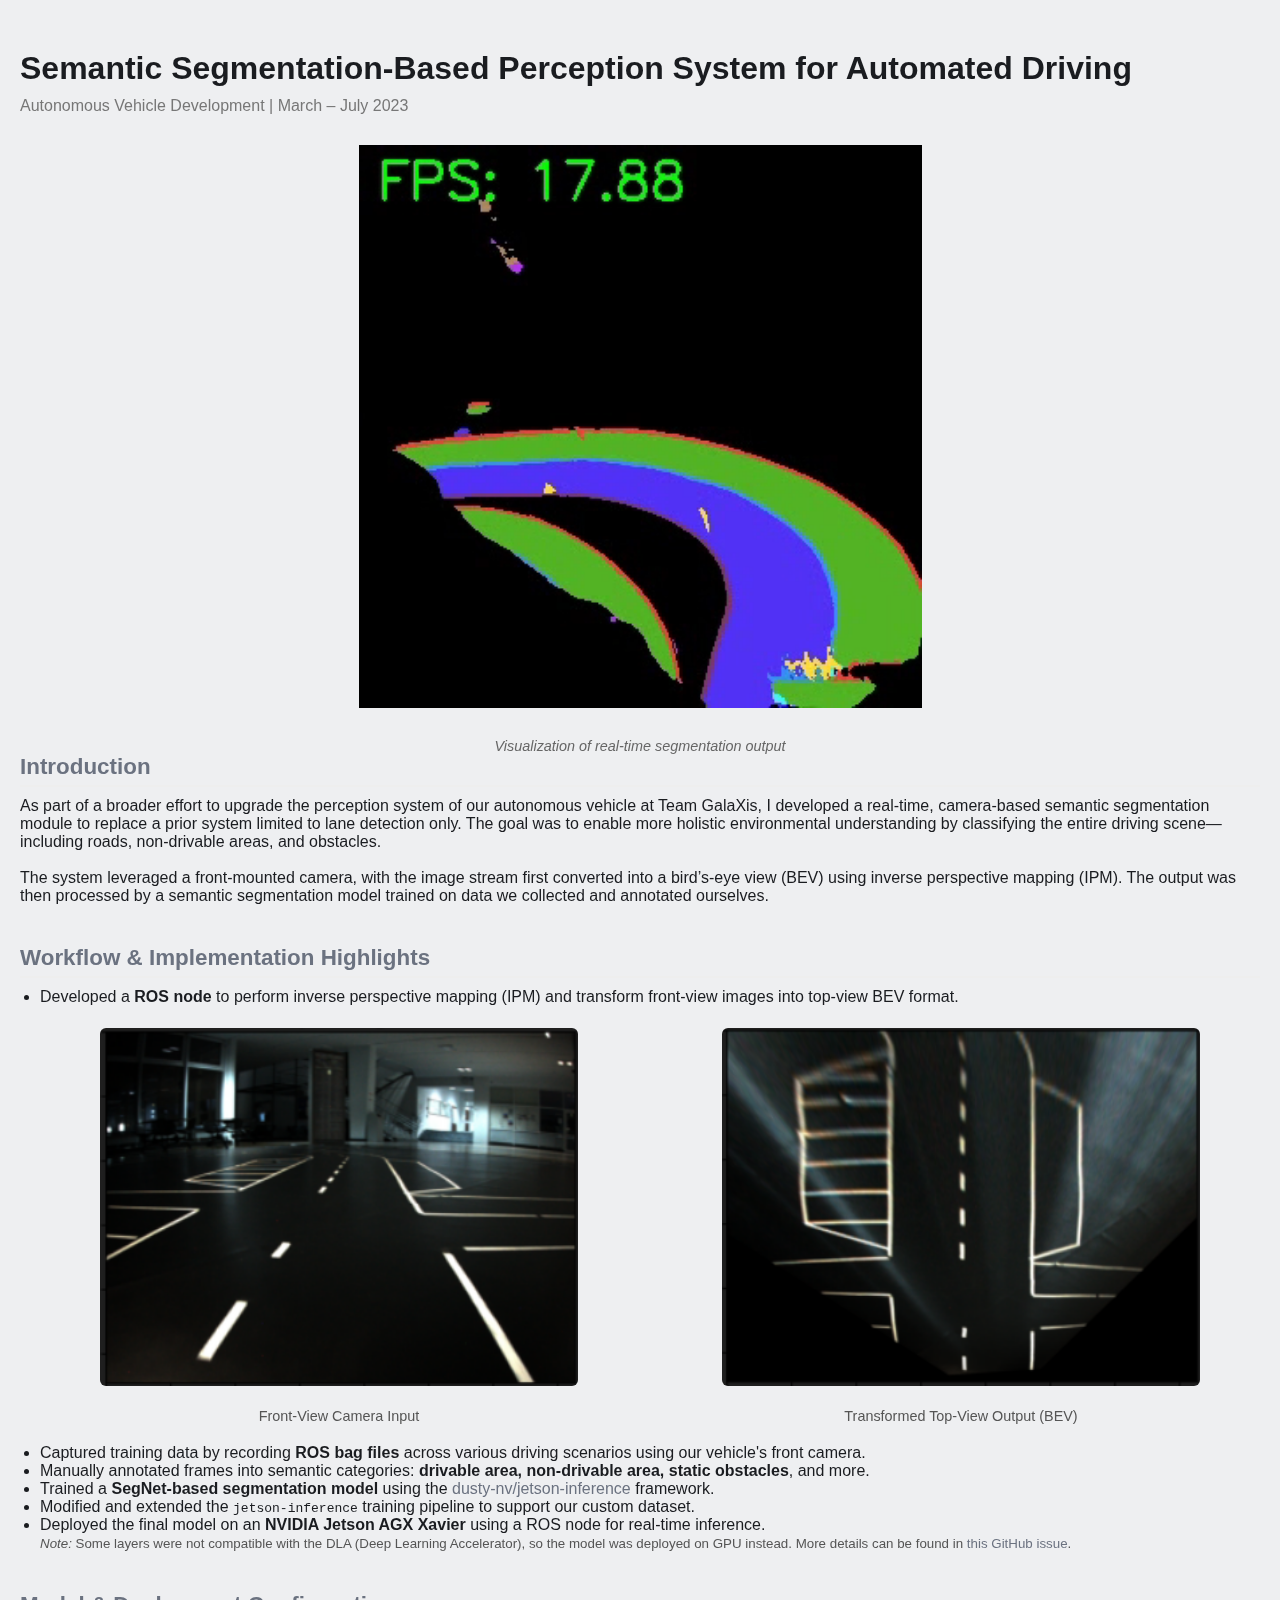
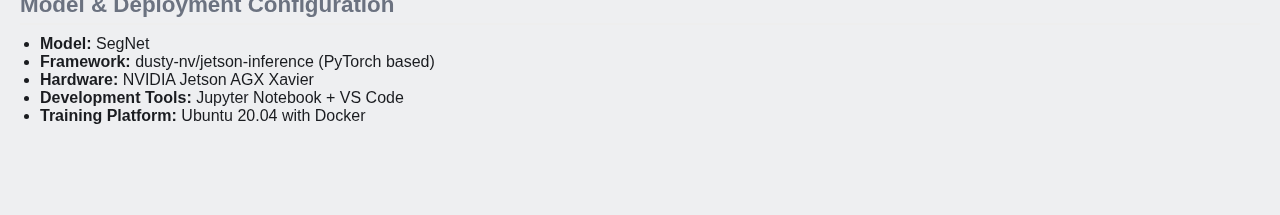
<file: project-details/Galaxis-img-seg.html>
<!DOCTYPE html>
<html lang="en">
<head>
  <meta charset="UTF-8" />
  <meta name="viewport" content="width=device-width, initial-scale=1.0"/>
  <title>YOLOv5 Traffic Light Detection</title>
  <link rel="stylesheet" href="../styles.css" />
  <style>
    body {
      font-family: 'Poppins', sans-serif;
      color: var(--text-color);
      background-color: var(--background-color);
      max-width: 1400px;
      margin: 0 auto;
    }

    .project-container {
      max-width: 1350px;
      margin: 0 auto;
      padding: 50px 20px;
    }

    .project-title {
      font-size: 2rem;
      font-weight: 700;
      margin-bottom: 10px;
    }

    .project-subtitle {
      font-size: 1rem;
      color: #777;
      margin-bottom: 30px;
    }

    .project-gif {
      width: 100%;
      max-width: 1000px;
      height: auto;
      display: block;
      border-radius: 12px;
      margin: 30px auto;
    }

    .project-video {
        width: 100%;
        max-width: 1000px;
        aspect-ratio: 16 / 9;
        display: block;
        border-radius: 12px;
        margin: 30px auto;
      }
      
    .section {
      margin-bottom: 40px;
    }

    .section h2 {
      font-size: 1.4rem;
      margin-bottom: 10px;
      color: var(--link-color);
      border-bottom: 2px solid #eee;
      padding-bottom: 5px;
    }

    .section img {
      max-width: 100%;
      border-radius: 8px;
      margin: 10px 0;
    }

    ul {
      padding-left: 20px;
      margin: 0;
    }

    .code-link a {
        background-color: var(--link-color);
        color: white;
        padding: 12px 20px;
        text-decoration: none;
        border-radius: 6px;
        font-weight: 600;
        display: inline-block;
        transition: background-color 0.3s ease;
      }
      
      .code-link a:hover {
        background-color: #005f99;
      }

    @media (max-width: 600px) {
      .project-title {
        font-size: 1.5rem;
      }

      .section h2 {
        font-size: 1.2rem;
      }
    }
  </style>
</head>
<body>
    <div class="project-container">
        <h1 class="project-title">Semantic Segmentation-Based Perception System for Automated Driving</h1>
        <div class="project-subtitle">Autonomous Vehicle Development | March – July 2023</div>
      
        <video autoplay muted loop playsinline class="project-video">
            <source src="../assets/project-details/segnet-cover.mp4" type="video/mp4">
            Your browser does not support the video tag.
        </video>
        <p style="text-align: center; font-size: 0.9rem; color: #666; margin-top: 10px;">
          <em>Visualization of real-time segmentation output</em>
        </p>
      
        <div class="section">
          <h2>Introduction</h2>
          <p>
            As part of a broader effort to upgrade the perception system of our autonomous vehicle at Team GalaXis, I developed a real-time, camera-based semantic segmentation module to replace a prior system limited to lane detection only. The goal was to enable more holistic environmental understanding by classifying the entire driving scene—including roads, non-drivable areas, and obstacles.
          </p>
          <br>
          <p>
            The system leveraged a front-mounted camera, with the image stream first converted into a bird’s-eye view (BEV) using inverse perspective mapping (IPM). The output was then processed by a semantic segmentation model trained on data we collected and annotated ourselves.
          </p>
        </div>
      
        <div class="section">
            <h2>Workflow & Implementation Highlights</h2>
            <ul>
              <li>
                    Developed a <strong>ROS node</strong> to perform inverse perspective mapping (IPM) and transform front-view images into top-view BEV format.
                    <div style="margin-top: 12px; margin-bottom: 20px; display: flex; gap: 24px;">
                      <figure style="flex: 1; text-align: center;">
                        <img src="../assets/project-details/IPM/Fview.png" alt="Front View" style="width: 80%; border-radius: 6px;" />
                        <figcaption style="margin-top: 8px; font-size: 0.9em; color: #555;">Front-View Camera Input</figcaption>
                      </figure>
                      <figure style="flex: 1; text-align: center;">
                        <img src="../assets/project-details/IPM/Tview.png" alt="Top View BEV Output" style="width: 80%; border-radius: 6px;" />
                        <figcaption style="margin-top: 8px; font-size: 0.9em; color: #555;">Transformed Top-View Output (BEV)</figcaption>
                      </figure>
                    </div>
              </li>
                  
          
              <li>Captured training data by recording <strong>ROS bag files</strong> across various driving scenarios using our vehicle's front camera.</li>
              <li>Manually annotated frames into semantic categories: <strong>drivable area, non-drivable area, static obstacles</strong>, and more.</li>
              <li>
                Trained a <strong>SegNet-based segmentation model</strong> using the 
                <a href="https://github.com/dusty-nv/jetson-inference" target="_blank" rel="noopener noreferrer">
                  dusty-nv/jetson-inference
                </a> framework.
              </li>              
              <li>Modified and extended the <code>jetson-inference</code> training pipeline to support our custom dataset.</li>
              <li>
                Deployed the final model on an <strong>NVIDIA Jetson AGX Xavier</strong> using a ROS node for real-time inference.
                <br />
                <small style="color: #555;">
                  <em>Note:</em> Some layers were not compatible with the DLA (Deep Learning Accelerator), so the model was deployed on GPU instead. More details can be found in 
                  <a href="https://github.com/dusty-nv/jetson-inference/issues/1838" target="_blank" rel="noopener noreferrer">this GitHub issue</a>.
                </small>
              </li>
            </ul>
          </div>
          
      
        <div class="section">
          <h2>Model & Deployment Configuration</h2>
          <ul>
            <li><strong>Model:</strong> SegNet</li>
            <li><strong>Framework:</strong> dusty-nv/jetson-inference (PyTorch based)</li>
            <li><strong>Hardware:</strong> NVIDIA Jetson AGX Xavier</li>
            <li><strong>Development Tools:</strong> Jupyter Notebook + VS Code</li>
            <li><strong>Training Platform:</strong> Ubuntu 20.04 with Docker</li>
          </ul>
        </div>
      </div>
      

</body>
</html>
</file>
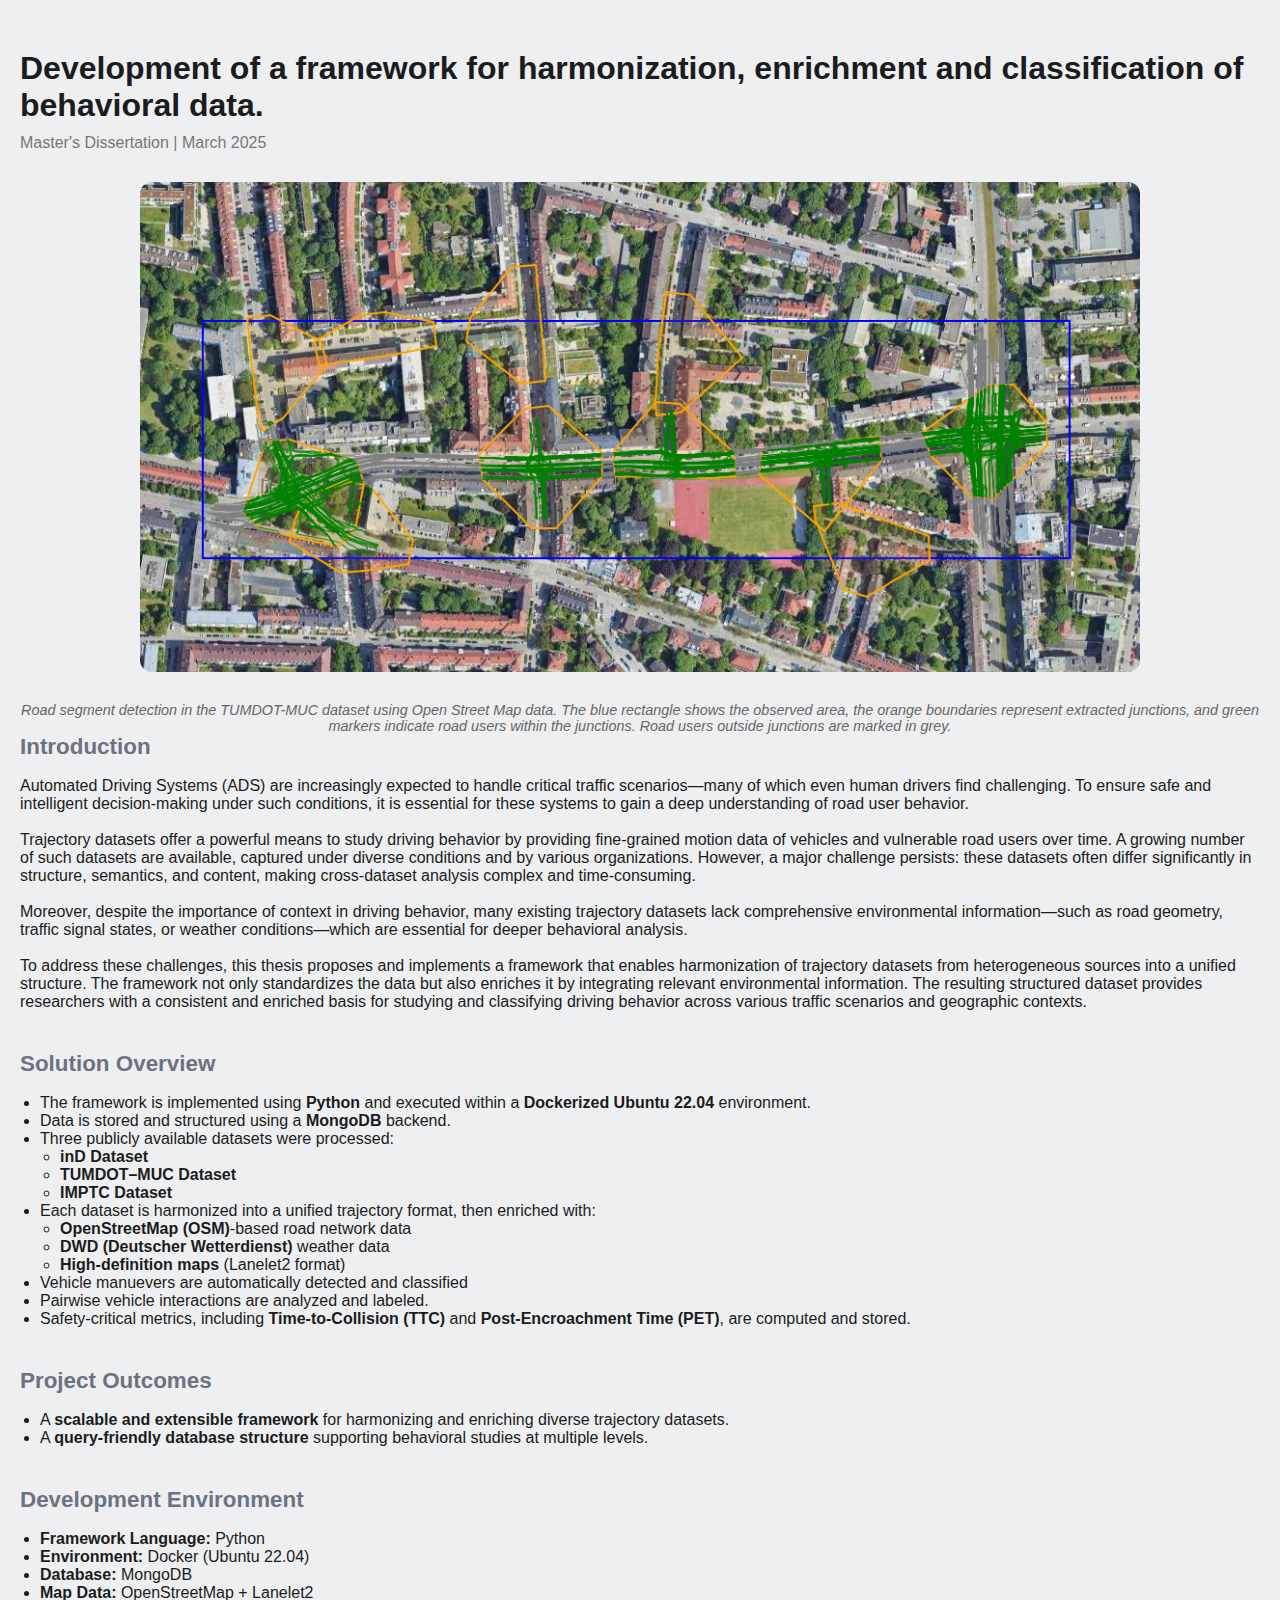
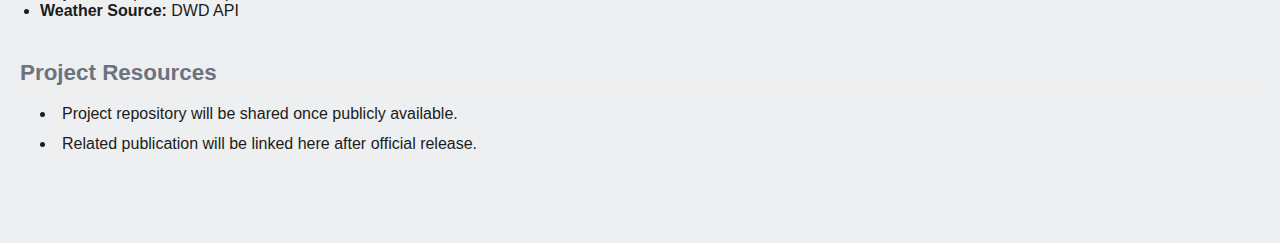
<file: project-details/Thesis.html>
<!DOCTYPE html>
<html lang="en">
<head>
  <meta charset="UTF-8" />
  <meta name="viewport" content="width=device-width, initial-scale=1.0"/>
  <title>Customer Experience Enhancement with Public Data and Generative AI</title>
  <link rel="stylesheet" href="../styles.css" />
  <style>
    body {
      font-family: 'Poppins', sans-serif;
      color: var(--text-color);
      background-color: var(--background-color);
      max-width: 1400px;
      margin: 0 auto;
    }

    .project-container {
      max-width: 1350px;
      margin: 0 auto;
      padding: 50px 20px;
    }

    .project-title {
      font-size: 2rem;
      font-weight: 700;
      margin-bottom: 10px;
    }

    .project-subtitle {
      font-size: 1rem;
      color: #777;
      margin-bottom: 30px;
    }

    .project-gif {
      width: 100%;
      max-width: 1000px;
      height: auto;
      display: block;
      border-radius: 12px;
      margin: 30px auto;
    }

    .section {
      margin-bottom: 40px;
    }

    .section h2 {
      font-size: 1.4rem;
      margin-bottom: 10px;
      color: var(--link-color);
      border-bottom: 2px solid #eee;
      padding-bottom: 5px;
    }

    .section img {
      max-width: 100%;
      border-radius: 8px;
      margin: 10px 0;
    }

    ul {
      padding-left: 20px;
      margin: 0;
    }

    .code-link ul {
      list-style-type: none;
      margin-top: 12px;
    }
    
    .code-link li {
      list-style-type: disc;           
      list-style-position: inside;     
      padding-left: 0;                
      margin-bottom: 12px;
    }
    
    .code-link a {
      background-color: var(--link-color);
      color: white;
      padding: 12px 20px;
      text-decoration: none;
      border-radius: 6px;
      font-weight: 600;
      display: inline-block;
      transition: background-color 0.3s ease;
    }
    
    .code-link a:hover {
      background-color: #005f99;
    }
    

    @media (max-width: 600px) {
      .project-title {
        font-size: 1.5rem;
      }

      .section h2 {
        font-size: 1.2rem;
      }
    }
  </style>
</head>
<body>

  <div class="project-container">
    <h1 class="project-title">Development of a framework for harmonization, enrichment and classification of behavioral data.</h1>
    <div class="project-subtitle">Master's Dissertation | March 2025</div>
  
    <img src="../assets/project-details/thesis-cover.png" alt="Chatbot Feedback Demo" class="project-gif" />
    <p style="text-align: center; font-size: 0.9rem; color: #666; margin-top: 10px;">
      <em>Road segment detection in the TUMDOT-MUC dataset using Open Street Map data. The blue rectangle shows the
        observed area, the orange boundaries represent extracted junctions, and green markers
        indicate road users within the junctions. Road users outside junctions are marked in grey.</em>
    </p>
  
    <div class="section">
      <h2>Introduction</h2>
      <p>
        Automated Driving Systems (ADS) are increasingly expected to handle critical traffic scenarios—many of which even human drivers find challenging. To ensure safe and intelligent decision-making under such conditions, it is essential for these systems to gain a deep understanding of road user behavior.
      </p>
      <br>
      <p>
        Trajectory datasets offer a powerful means to study driving behavior by providing fine-grained motion data of vehicles and vulnerable road users over time. A growing number of such datasets are available, captured under diverse conditions and by various organizations. However, a major challenge persists: these datasets often differ significantly in structure, semantics, and content, making cross-dataset analysis complex and time-consuming.
      </p>
      <br>
      <p>
        Moreover, despite the importance of context in driving behavior, many existing trajectory datasets lack comprehensive environmental information—such as road geometry, traffic signal states, or weather conditions—which are essential for deeper behavioral analysis.
      </p>
      <br>
      <p>
        To address these challenges, this thesis proposes and implements a framework that enables harmonization of trajectory datasets from heterogeneous sources into a unified structure. The framework not only standardizes the data but also enriches it by integrating relevant environmental information. The resulting structured dataset provides researchers with a consistent and enriched basis for studying and classifying driving behavior across various traffic scenarios and geographic contexts.
      </p>
    </div>
  
    <div class="section">
      <h2>Solution Overview</h2>
      <ul>
        <li>The framework is implemented using <strong>Python</strong> and executed within a <strong>Dockerized Ubuntu 22.04</strong> environment.</li>
        <li>Data is stored and structured using a <strong>MongoDB</strong> backend.</li>
        <li>Three publicly available datasets were processed:
          <ul>
            <li><strong>inD Dataset</strong></li>
            <li><strong>TUMDOT–MUC Dataset</strong></li>
            <li><strong>IMPTC Dataset</strong></li>
          </ul>
        </li>
        <li>Each dataset is harmonized into a unified trajectory format, then enriched with:
          <ul>
            <li><strong>OpenStreetMap (OSM)</strong>-based road network data</li>
            <li><strong>DWD (Deutscher Wetterdienst)</strong> weather data</li>
            <li><strong>High-definition maps</strong> (Lanelet2 format)</li>
          </ul>
        </li>
        <li>Vehicle manuevers are automatically detected and classified</li>
        <li>Pairwise vehicle interactions are analyzed and labeled.</li>
        <li>Safety-critical metrics, including <strong>Time-to-Collision (TTC)</strong> and <strong>Post-Encroachment Time (PET)</strong>, are computed and stored.</li>
      </ul>
    </div>
    
    <!-- <div class="section">
      <h2>Workflow & Technical Highlights</h2>
      <ul>
        <li><strong>Harmonization</strong> and <strong>enrichment</strong> steps are modular, supporting additional datasets with minimal changes.</li>
        <li><strong>Road geometry</strong> and <strong>junctions</strong> are extracted from OSM and Lanelet2 map data.</li>
        <li>Vehicle maneuvers are automatically classified using <strong>spatial and directional analysis</strong>.</li>
        <li><strong>Interaction detection models</strong> compute relative positions, distances, and future trajectory predictions to classify behavioral patterns.</li>
        <li><strong>Scene structuring</strong> enables focused studies on a center vehicle within a scenario window, as visualized in sample outputs.</li>
      </ul>
    </div> -->
    
    <div class="section">
      <h2>Project Outcomes</h2>
      <ul>
        <li>A <strong>scalable and extensible framework</strong> for harmonizing and enriching diverse trajectory datasets.</li>
        <li>A <strong>query-friendly database structure</strong> supporting behavioral studies at multiple levels.</li>
      </ul>
    </div>
    
    <div class="section">
      <h2>Development Environment</h2>
      <ul>
        <li><strong>Framework Language:</strong> Python</li>
        <li><strong>Environment:</strong> Docker (Ubuntu 22.04)</li>
        <li><strong>Database:</strong> MongoDB</li>
        <li><strong>Map Data:</strong> OpenStreetMap + Lanelet2</li>
        <li><strong>Weather Source:</strong> DWD API</li>
      </ul>
    </div>
    <div class="section code-link">
      <h2>Project Resources</h2>
      <ul>
        <li>Project repository will be shared once publicly available.</li>
        <li>Related publication will be linked here after official release.</li>
      </ul>
    </div>
    
  </div>

</body>
</html>
</file>
<file: styles.css>
:root {
  --text-color: #1a1c20;
  --link-color: #6b7280;
  --background-color: #eeeff1;
}

* {
  margin: 0;
  padding: 0;
  box-sizing: border-box;
}

html {
  scroll-behavior: smooth;
}

body {
  font-family: 'Poppins', sans-serif;
  color: var(--text-color);
  background-color: var(--background-color);
  max-width: 1400px;
  margin: 0 auto;
}

a {
  color: var(--link-color);
  text-decoration: none;
}

/* NAVBAR */
nav {
  display: flex;
  justify-content: space-between;
  align-items: center;

  padding: 0 50px;
  height: 80px;
}

nav .left a {
  color: var(--text-color);
  font-size: 22px;
  font-weight: 600;
}

nav .right a {
  color: var(--text-color);
  margin: 0 10px;
}

nav .right a:last-child {
  color: var(--background-color);
  background-color: var(--text-color);
  padding: 5px 15px;
  border-radius: 5px;
}

nav .right a span {
  margin-left: 5px;
}

/* SECTION 1: Hero */
.hero-section {
  display: flex;
  justify-content: space-between;
  align-items: center;
  padding: 0 50px;
  margin: 50px 0;
  margin-bottom: 100px;
  gap: 40px;
}

.hero-section .text {
  flex: 5;
}

.hero-section .text h2 {
  font-size: 45px;
}

.hero-section .text .links {
  margin-top: 25px;
}

.hero-section .text .links a {
  display: inline-block;
  padding: 5px 10px;
  border: 2px solid var(--link-color);
  border-radius: 5px;
  margin-right: 10px;
  margin-bottom: 10px;
  transition: .1s;
}

.hero-section .text .links a:hover {
  color: var(--text-color);
  border: 2px solid var(--text-color);
}

.hero-section .headshot {
  flex: 2;
  display: flex;
  justify-content: right;
}

.hero-section .headshot img {
  width: 350px;
  border-radius: 50%;
}

/* SECTION 2: Skills */
.skills-section {
  padding: 0 50px;
  margin-bottom: 100px;
}

.skills-section h2 {
  text-align: center;
  font-size: 35px;
}

.skills-section .text {
  text-align: center;
  margin-bottom: 20px;
}

.skills-section .cells {
  display: flex;
  justify-content: center;
  flex-wrap: wrap;
}

.skills-section .cells .cell {
  display: flex;
  justify-content: center;
  align-items: center;
  gap: 10px;

  width: 200px;
  padding: 10px 20px;
  margin: 10px;
  border: 1.5px solid #d3d3d3;
  border-radius: 5px;
}

/* .skills-section .cells .cell img {
  width: 30px;
  height: 30px;
  object-fit: contain;
  border-radius: 2px;
} */
.skills-section .cells .cell img {
  width: 40px;
  height: 40px;
  object-fit: contain;
  display: block;
  margin: 0;
}

.skills-section .cells .cell span {
  font-size: 18px;
}

/* SECTION 4: Experience */
.experience-section {
  padding: 0 50px;
  margin-bottom: 100px;
}

.experience-section h2 {
  text-align: center;
  font-size: 35px;
  margin-bottom: 30px;
}

.experience-cards {
  display: flex;
  gap: 20px;
  overflow-x: auto;
  padding-bottom: 10px;
  scroll-behavior: smooth;
}

.experience-cards::-webkit-scrollbar {
  height: 8px;
}
.experience-cards::-webkit-scrollbar-thumb {
  background-color: var(--background-color);
  border-radius: 4px;
}

.experience-card {
  flex: 0 0 600px;
  height: 500px;
  border: 1.5px solid #d3d3d3;
  border-radius: 8px;
  padding: 10px 25px 20px;
  background-color: #f6f7f9;
  box-shadow: 0 2px 5px rgba(0,0,0,0.05);
}

/* Center only the logo */
.experience-card .company-logo {
  display: block;
  margin: 0 auto 10px auto; /* Center horizontally and space below */
  width: 250px;               /* Slightly bigger */
  height: 100px;
  object-fit: contain;
}

.experience-card h3 {
  font-size: 22px;
  margin-top: 5px;
  margin-bottom: 5px;
}

.experience-card .company-name {
  font-size: 16px;
  color: #555;
  margin-bottom: 10px;
}

.experience-card .tech-used {
  display: flex;
  flex-wrap: wrap;
  gap: 8px;
  margin-bottom: 10px;
}

.experience-card .tech-used img {
  width: 25px;
  height: 25px;
  object-fit: contain;
}

.experience-card .period {
  font-size: 14px;
  font-style: italic;
  color: #777;
  margin-bottom: 10px;
}

.experience-card ul {
  padding-left: 20px;
  font-size: 15px;
  line-height: 1.5;
}

/* PROJECTS */
.projects-section {
  padding: 0 50px;
  margin-bottom: 100px;
}

.projects-section h2 {
  text-align: center;
  font-size: 35px;
  margin-bottom: 30px;
}

.project-cards {
  display: flex;
  flex-direction: column; /* vertical stacking */
  gap: 30px;
  overflow-y: auto;
  max-height: 80vh; /* Optional: limits visible area with vertical scrolling */
  padding-right: 10px; /* Optional: some right padding for scroll bar space */
  scroll-snap-type: y mandatory;
}

.project-tag {
  background-color: #63b4a7;
  color: white;
  display: inline-block;
  padding: 4px 10px;
  border-radius: 20px;
  font-size: 0.75rem;
  font-weight: 600;
  margin-bottom: 8px;
}

.project-card {
  width: 100%;
  background-color: #f9f9f9;
  padding: 20px 25px 20px;
  border-radius: 8px;
  scroll-snap-align: start;
  box-shadow: 0 2px 6px rgba(0, 0, 0, 0.05);
}

.project-card h3 {
  margin-bottom: 0.5rem;
}

.project-tools {
  display: flex;
  gap: 10px;
  margin-bottom: 0.5rem;
}

.project-tools img {
  height: 24px;
  width: 24px;
  object-fit: contain;
}

.project-card p {
  font-size: 0.95rem;
  line-height: 1.4;
  margin-bottom: 0.5rem;
}

.read-more {
  color: var(--link-color);
  text-decoration: none;
  font-weight: bold;
}


/* SECTION 4: Contact */
/* .contact-section {
  padding: 0 50px;
  margin-bottom: 100px;
}

.contact-section h2 {
  font-size: 35px;
}

.contact-section .group {
  display: flex;
  gap: 50px;
}

.contact-section .group .text {
  flex: 3;
  margin-top: 20px;
}

.contact-section .group form {
  flex: 3;
  display: flex;
  flex-direction: column;
}

.contact-section .group form input,
.contact-section .group form textarea {
  font-family: 'Poppins', sans-serif;
  border: 2px solid var(--link-color);
  background-color: transparent;
  padding: 10px;
  margin-bottom: 15px;
  outline: none;
  resize: none;
}

.contact-section .group form button {
  font-size: 16px;
  font-family: 'Poppins', sans-serif;
  color: #fff;
  background-color: var(--link-color);
  border: none;
  height: 50px;
  cursor: pointer;
  transition: .1s;
}

.contact-section .group form button:hover {
  filter: brightness(.9);
} */

/* Root section */
.contact {
  max-width: 700px;
  margin: 80px auto;
  padding: 0 20px;
  font-family: 'Poppins', sans-serif;
  text-align: center;
  color: #111;
}

/* Section title */
.contact h2 {
  letter-spacing: 10px;
  font-size: 35px;
  color: #6b7280;
  margin-bottom: 10px;
}

/* Headline */
.contact .headline {
  font-size: 20px;
  font-weight: 600;
  margin-bottom: 30px;
}

.contact .talk-link {
  color: #003B46;
  font-weight: bold;
  text-decoration: underline;
}

/* Contact info */
.contact-details {
  display: flex;
  flex-direction: column;
  gap: 12px;
  margin-bottom: 40px;
  font-size: 16px;
  color: #333;
}

.contact-details i {
  color: #6ba3a3;
  margin-right: 8px;
}

/* Form */
.contact-form {
  display: flex;
  flex-direction: column;
  gap: 15px;
  background: none;
}

.contact-form .form-row {
  display: flex;
  gap: 10px;
  flex-wrap: wrap;
}

.contact-form input,
.contact-form textarea {
  flex: 1;
  padding: 12px 15px;
  border: none;
  border-radius: 8px;
  background-color: #e9edf1;
  font-size: 14px;
  color: #333;
  font-family: 'Poppins', sans-serif;
}

.contact-form textarea {
  resize: vertical;
}

.contact-form button {
  background-color: #63b4a7;
  color: white;
  font-weight: bold;
  border: none;
  padding: 14px;
  border-radius: 8px;
  font-size: 16px;
  cursor: pointer;
  transition: background-color 0.3s ease;
}

.contact-form button:hover {
  background-color: #509c92;
}

/* Responsive */
@media (max-width: 600px) {
  .contact-form .form-row {
    flex-direction: column;
  }
}


/* Responsive tweaks */
@media (max-width: 768px) {
  .contact-section .group {
    flex-direction: column;
  }

  .contact-section .group .contact-info,
  .contact-section .group form {
    flex: unset;
    width: 100%;
  }
}


@media (max-width: 850px) {
  /* SECTION 1: Hero */
  .hero-section .text h2 {
    font-size: 35px;
  }
}

@media (max-width: 740px) {
  /* SECTION 1: Hero */
  .hero-section {
    flex-direction: column-reverse;
  }

  .hero-section .headshot img {
    width: 300px;
  }

  /* SECTION 3: Testimony */
  .testimony-section {
    text-align: center;
  }

  .testimony-section .group {
    flex-direction: column;
  }

  /* SECTION 4: Contact */
  .contact-section .group {
    flex-direction: column;
  }
}

@media (max-width: 600px) {
  /* NAVBAR */
  nav {
    padding: 0 20px;
  }

  nav .right a {
    font-size: 22px;
  }

  nav .right a:last-child {
    color: var(--text-color);
    background-color: transparent;
    padding: 0;
  }

  nav .right a span {
    display: none;
  }

  /* SECTION 1: Hero */
  .hero-section {
    padding: 0 20px;
  }

  .hero-section .text h2 {
    font-size: 30px;
  }

  /* SECTION 2: Skills */
  .skills-section {
    padding: 0 20px;
  }

  .skills-section .cells .cell span {
    font-size: 16px;
  }

  /* SECTION 3: Testimony */
  .testimony-section {
    padding: 0 20px;
  }

  /* SECTION 4: Contact */
  .contact-section {
    padding: 0 20px;
  }
}
</file>
